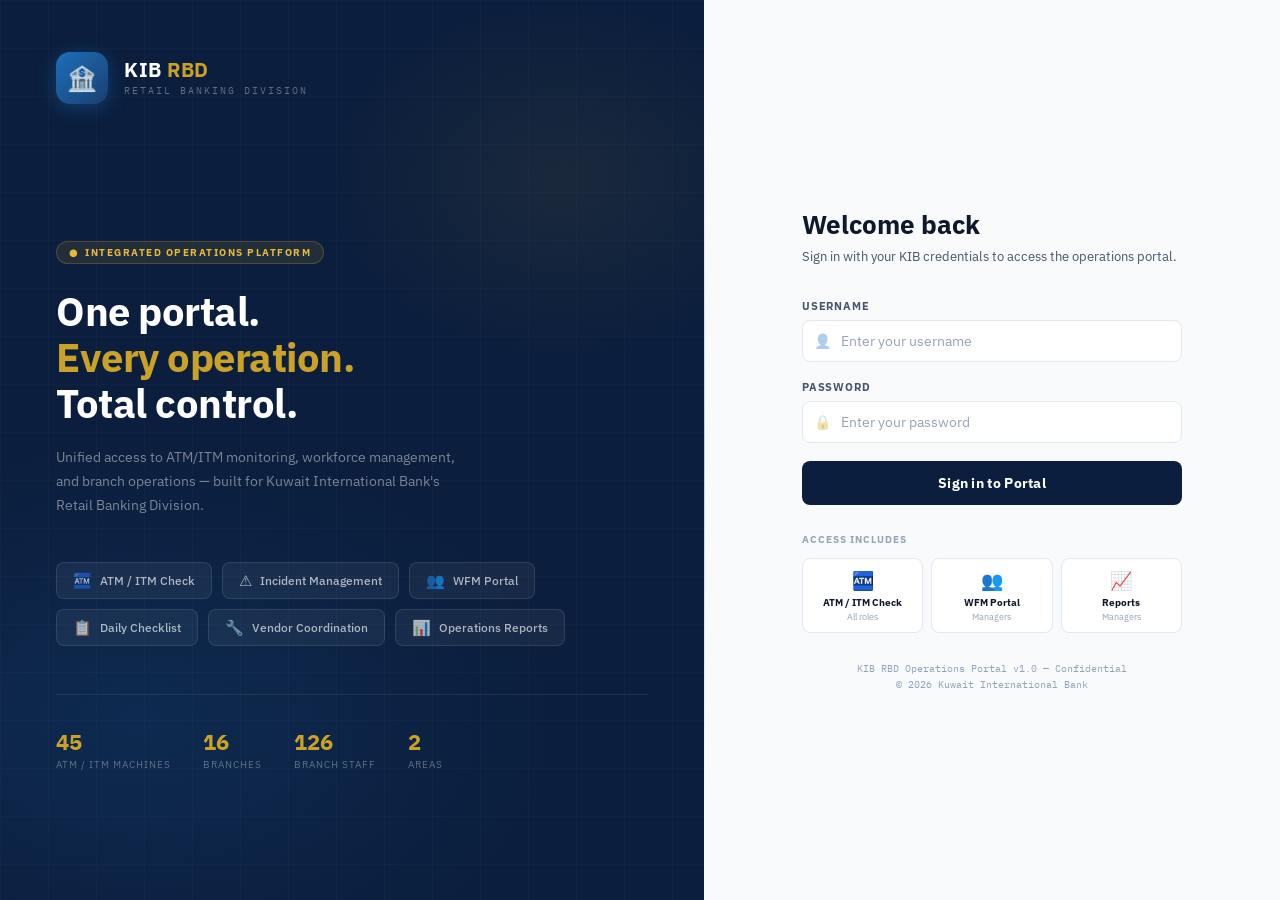
<file: portal/index.html>
<!DOCTYPE html>
<html lang="en">
<head>
  <meta charset="UTF-8" />
  <meta name="viewport" content="width=device-width, initial-scale=1.0" />
  <title>KIB ATM/ITM Operations Portal</title>
  <link rel="preconnect" href="https://fonts.googleapis.com" />
  <link href="https://fonts.googleapis.com/css2?family=IBM+Plex+Sans:wght@400;500;600;700&display=swap" rel="stylesheet" />
  <style>
    * { margin: 0; padding: 0; box-sizing: border-box; }
    body {
      font-family: 'IBM Plex Sans', sans-serif;
      background: #0a1628;
      display: flex;
      align-items: center;
      justify-content: center;
      min-height: 100vh;
      flex-direction: column;
      gap: 24px;
    }
    .logo-block {
      text-align: center;
    }
    .logo-block .brand {
      font-size: 28px;
      font-weight: 700;
      color: #c9a227;
      letter-spacing: 2px;
    }
    .logo-block .sub {
      font-size: 13px;
      color: rgba(255,255,255,0.5);
      margin-top: 4px;
      letter-spacing: 1px;
      text-transform: uppercase;
    }
    .spinner {
      width: 40px;
      height: 40px;
      border: 3px solid rgba(201,162,39,0.2);
      border-top-color: #c9a227;
      border-radius: 50%;
      animation: spin 0.8s linear infinite;
    }
    @keyframes spin { to { transform: rotate(360deg); } }
    .status {
      font-size: 13px;
      color: rgba(255,255,255,0.5);
    }
  </style>
</head>
<body>
  <div class="logo-block">
    <div class="brand">KIB</div>
    <div class="sub">ATM / ITM Operations Portal</div>
  </div>
  <div class="spinner"></div>
  <div class="status" id="statusText">Checking session…</div>

  <script>
    // Check existing session and redirect appropriately
    (function () {
      const SESSION_KEY = 'atm_portal_session';
      const raw = sessionStorage.getItem(SESSION_KEY);

      if (!raw) {
        document.getElementById('statusText').textContent = 'Redirecting to login…';
        setTimeout(() => { window.location.href = 'login.html'; }, 600);
        return;
      }

      try {
        const session = JSON.parse(raw);
        const now = Date.now();
        const EIGHT_HOURS = 8 * 60 * 60 * 1000;

        if (!session.token || !session.loginTime || (now - session.loginTime) > EIGHT_HOURS) {
          sessionStorage.removeItem(SESSION_KEY);
          window.location.href = 'login.html?reason=expired';
          return;
        }

        document.getElementById('statusText').textContent = 'Session found. Redirecting…';

        const roleMap = {
          branch_user: 'branch.html',
          manager:     'manager.html',
          vendor:      'vendor.html'
        };
        const dest = roleMap[session.role] || 'login.html';
        setTimeout(() => { window.location.href = dest; }, 400);

      } catch (e) {
        sessionStorage.removeItem(SESSION_KEY);
        window.location.href = 'login.html';
      }
    })();
  </script>
</body>
</html>
</file>
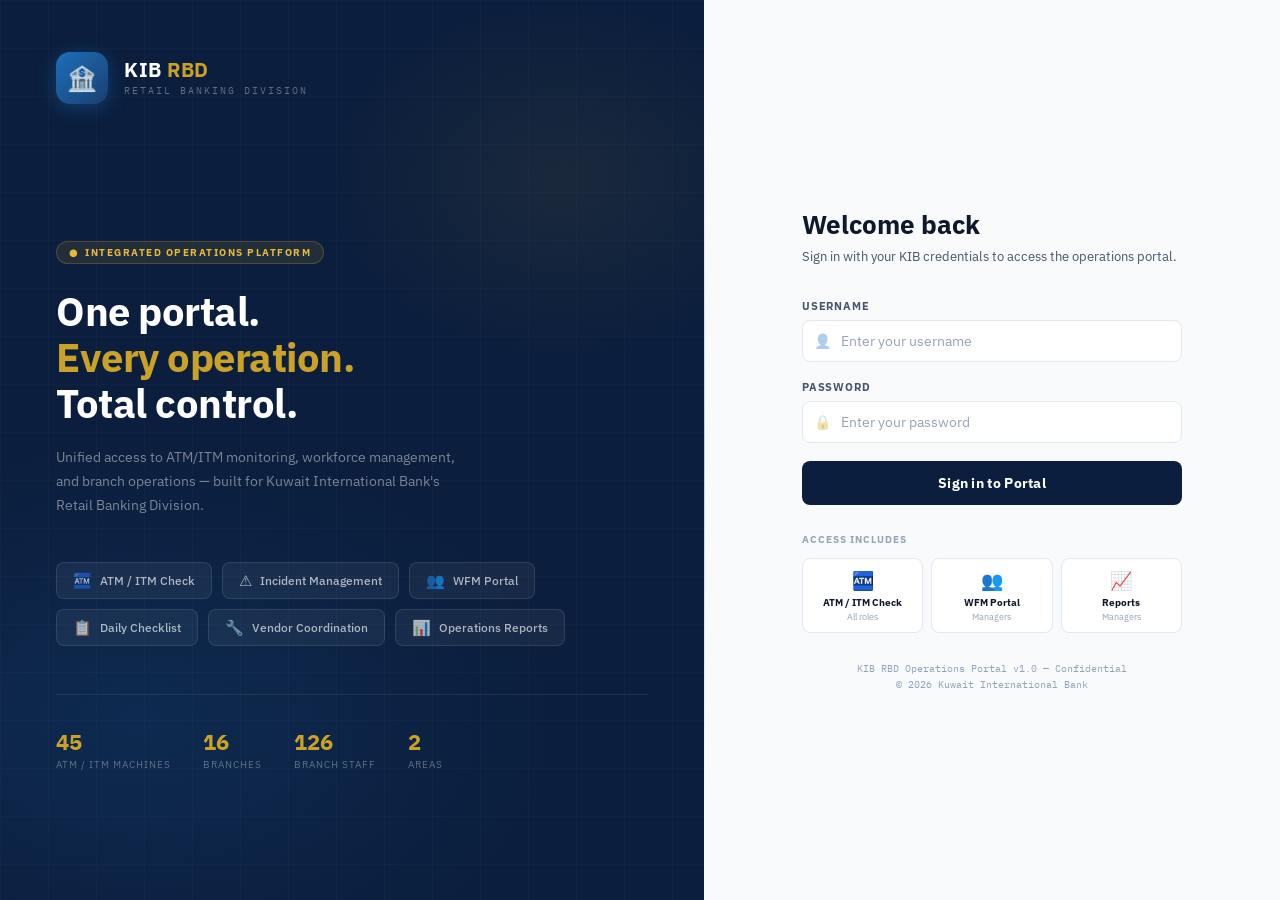
<file: portal/login.html>
<!DOCTYPE html>
<html lang="en">
<head>
  <meta charset="UTF-8">
  <meta name="viewport" content="width=device-width, initial-scale=1.0">
  <title>KIB RBD — Operations Portal</title>
  <link rel="preconnect" href="https://fonts.googleapis.com">
  <link href="https://fonts.googleapis.com/css2?family=IBM+Plex+Sans:wght@300;400;500;600;700&family=IBM+Plex+Mono:wght@400;500&display=swap" rel="stylesheet">
  <style>
    *,*::before,*::after{box-sizing:border-box;margin:0;padding:0}
    :root{
      --navy:#0B1E3D;--navy-mid:#14305A;--navy-lt:#1A3F70;
      --accent:#1D6FBB;--gold:#C9A227;--gold-lt:#E5B93C;
      --green:#16a34a;--border:#e2e8f0;
      --text:#0f172a;--text-sec:#475569;--text-mut:#94a3b8;
      --red:#dc2626;--font:'IBM Plex Sans',system-ui,sans-serif;
      --mono:'IBM Plex Mono',monospace;
    }
    body{font-family:var(--font);min-height:100vh;display:flex;align-items:stretch;background:var(--navy)}

    /* ── LEFT PANEL ── */
    .left-panel{width:55%;background:var(--navy);position:relative;display:flex;flex-direction:column;overflow:hidden}
    .left-panel::before{content:'';position:absolute;inset:0;background:radial-gradient(ellipse 600px 400px at 20% 80%,rgba(29,111,187,0.15) 0%,transparent 70%),radial-gradient(ellipse 400px 300px at 80% 20%,rgba(201,162,39,0.08) 0%,transparent 60%)}
    .left-panel::after{content:'';position:absolute;inset:0;background-image:linear-gradient(rgba(255,255,255,0.02) 1px,transparent 1px),linear-gradient(90deg,rgba(255,255,255,0.02) 1px,transparent 1px);background-size:48px 48px}
    .left-content{position:relative;z-index:2;padding:52px 56px;display:flex;flex-direction:column;height:100%}

    .kib-header{display:flex;align-items:center;gap:16px;margin-bottom:60px}
    .kib-logo-box{width:52px;height:52px;background:linear-gradient(135deg,var(--accent),var(--navy-lt));border-radius:14px;display:flex;align-items:center;justify-content:center;font-size:24px;box-shadow:0 4px 20px rgba(29,111,187,0.4);flex-shrink:0}
    .kib-title{font-size:20px;font-weight:700;color:#fff;letter-spacing:0.5px;line-height:1.1}
    .kib-title span{color:var(--gold)}
    .kib-subtitle{font-size:10px;color:rgba(255,255,255,0.35);font-family:var(--mono);text-transform:uppercase;letter-spacing:2px;margin-top:3px}

    .hero-area{flex:1;display:flex;flex-direction:column;justify-content:center}
    .hero-tag{display:inline-flex;align-items:center;gap:6px;padding:4px 12px;background:rgba(201,162,39,0.12);border:1px solid rgba(201,162,39,0.25);border-radius:20px;font-size:10px;font-weight:700;color:var(--gold-lt);text-transform:uppercase;letter-spacing:1.5px;margin-bottom:24px;width:fit-content}
    .hero-headline{font-size:40px;font-weight:700;color:#fff;line-height:1.15;margin-bottom:20px;letter-spacing:-0.5px}
    .hero-headline .gold{color:var(--gold)}
    .hero-desc{font-size:14px;color:rgba(255,255,255,0.45);line-height:1.7;max-width:420px;margin-bottom:44px}

    .module-pills{display:flex;flex-wrap:wrap;gap:10px;margin-bottom:48px}
    .module-pill{display:flex;align-items:center;gap:8px;padding:8px 16px;background:rgba(255,255,255,0.05);border:1px solid rgba(255,255,255,0.1);border-radius:8px;font-size:12px;font-weight:500;color:rgba(255,255,255,0.65);transition:all 0.2s}
    .module-pill:hover{background:rgba(29,111,187,0.15);border-color:rgba(29,111,187,0.4);color:#fff}
    .module-pill-icon{font-size:15px}

    .stats-strip{display:flex;gap:32px;padding-top:32px;border-top:1px solid rgba(255,255,255,0.08)}
    .stat-num{font-size:22px;font-weight:700;color:var(--gold);font-family:var(--mono)}
    .stat-label{font-size:10px;color:rgba(255,255,255,0.35);text-transform:uppercase;letter-spacing:1px;margin-top:2px}

    /* ── RIGHT PANEL ── */
    .right-panel{width:45%;background:#f8fafc;display:flex;align-items:center;justify-content:center;padding:48px 40px;position:relative}
    .right-panel::before{content:'';position:absolute;left:0;top:10%;bottom:10%;width:1px;background:linear-gradient(to bottom,transparent,rgba(29,111,187,0.3),transparent)}
    .login-box{width:100%;max-width:380px}

    .login-welcome{margin-bottom:32px}
    .login-welcome h2{font-size:26px;font-weight:700;color:var(--text);margin-bottom:6px}
    .login-welcome p{font-size:13px;color:var(--text-sec);line-height:1.5}

    .form-field{margin-bottom:18px}
    .form-field label{display:block;font-size:11px;font-weight:700;text-transform:uppercase;letter-spacing:0.8px;color:var(--text-sec);margin-bottom:7px}
    .input-wrap{position:relative}
    .input-icon{position:absolute;left:12px;top:50%;transform:translateY(-50%);font-size:14px;opacity:0.35}
    .form-field input{width:100%;padding:11px 14px 11px 38px;border:1.5px solid var(--border);border-radius:8px;font-size:14px;font-family:var(--font);color:var(--text);outline:none;background:#fff;transition:all 0.15s}
    .form-field input:focus{border-color:var(--accent);box-shadow:0 0 0 3px rgba(29,111,187,0.1)}
    .form-field input::placeholder{color:var(--text-mut)}

    .error-msg{background:#fef2f2;border:1px solid #fca5a5;color:#991b1b;border-radius:8px;padding:10px 14px;font-size:12px;margin-bottom:18px;display:none;align-items:center;gap:8px}
    .error-msg.visible{display:flex}
    .session-notice{background:#fffbeb;border:1px solid #fcd34d;color:#92400e;border-radius:8px;padding:10px 14px;font-size:12px;margin-bottom:18px;display:none}
    .session-notice.visible{display:block}

    .submit-btn{width:100%;padding:13px;background:var(--navy);color:#fff;border:none;border-radius:8px;font-size:14px;font-weight:700;font-family:var(--font);cursor:pointer;transition:all 0.15s;display:flex;align-items:center;justify-content:center;gap:8px;letter-spacing:0.3px;margin-top:4px}
    .submit-btn:hover{background:var(--navy-mid);transform:translateY(-1px);box-shadow:0 4px 16px rgba(11,30,61,0.3)}
    .submit-btn:disabled{opacity:0.5;cursor:not-allowed;transform:none;box-shadow:none}
    .spinner-sm{width:14px;height:14px;border:2px solid rgba(255,255,255,0.3);border-top-color:#fff;border-radius:50%;animation:spin 0.7s linear infinite}
    @keyframes spin{to{transform:rotate(360deg)}}

    .portals-label{font-size:10px;font-weight:700;text-transform:uppercase;letter-spacing:1px;color:var(--text-mut);margin-top:28px;margin-bottom:12px}
    .portal-cards{display:grid;grid-template-columns:1fr 1fr 1fr;gap:8px}
    .portal-card{padding:10px 8px;border:1px solid var(--border);border-radius:8px;text-align:center;background:#fff;transition:all 0.15s}
    .portal-card:hover{border-color:var(--accent);background:#eff6ff}
    .portal-card-icon{font-size:18px;margin-bottom:4px}
    .portal-card-name{font-size:10px;font-weight:700;color:var(--text);line-height:1.3}
    .portal-card-role{font-size:9px;color:var(--text-mut);margin-top:2px}

    .login-footer{margin-top:28px;font-size:10px;color:var(--text-mut);text-align:center;font-family:var(--mono);line-height:1.6}

    @media(max-width:900px){
      body{flex-direction:column}
      .left-panel{width:100%;min-height:auto}
      .left-content{padding:32px 28px}
      .hero-headline{font-size:28px}
      .kib-header{margin-bottom:32px}
      .stats-strip{display:none}
      .right-panel{width:100%;background:#fff;border-radius:20px 20px 0 0;padding:36px 28px 40px}
      .right-panel::before{display:none}
    }
    @media(max-width:480px){.portal-cards{grid-template-columns:1fr 1fr}}
  </style>
</head>
<body>

  <!-- LEFT PANEL -->
  <div class="left-panel">
    <div class="left-content">
      <div class="kib-header">
        <div class="kib-logo-box">🏦</div>
        <div>
          <div class="kib-title">KIB <span>RBD</span></div>
          <div class="kib-subtitle">Retail Banking Division</div>
        </div>
      </div>

      <div class="hero-area">
        <div class="hero-tag"><span>●</span> Integrated Operations Platform</div>

        <div class="hero-headline">
          One portal.<br>
          <span class="gold">Every operation.</span><br>
          Total control.
        </div>

        <div class="hero-desc">
          Unified access to ATM/ITM monitoring, workforce management, and branch operations — built for Kuwait International Bank's Retail Banking Division.
        </div>

        <div class="module-pills">
          <div class="module-pill"><span class="module-pill-icon">🏧</span>ATM / ITM Check</div>
          <div class="module-pill"><span class="module-pill-icon">⚠️</span>Incident Management</div>
          <div class="module-pill"><span class="module-pill-icon">👥</span>WFM Portal</div>
          <div class="module-pill"><span class="module-pill-icon">📋</span>Daily Checklist</div>
          <div class="module-pill"><span class="module-pill-icon">🔧</span>Vendor Coordination</div>
          <div class="module-pill"><span class="module-pill-icon">📊</span>Operations Reports</div>
        </div>

        <div class="stats-strip">
          <div><div class="stat-num">45</div><div class="stat-label">ATM / ITM Machines</div></div>
          <div><div class="stat-num">16</div><div class="stat-label">Branches</div></div>
          <div><div class="stat-num">126</div><div class="stat-label">Branch Staff</div></div>
          <div><div class="stat-num">2</div><div class="stat-label">Areas</div></div>
        </div>
      </div>
    </div>
  </div>

  <!-- RIGHT PANEL -->
  <div class="right-panel">
    <div class="login-box">
      <div class="login-welcome">
        <h2>Welcome back</h2>
        <p>Sign in with your KIB credentials to access the operations portal.</p>
      </div>

      <div class="session-notice" id="session-notice"></div>
      <div class="error-msg" id="error-msg"><span>⚠</span><span id="error-text">Invalid username or password.</span></div>

      <div class="form-field">
        <label for="username">Username</label>
        <div class="input-wrap">
          <span class="input-icon">👤</span>
          <input type="text" id="username" name="username" placeholder="Enter your username" autocomplete="username" />
        </div>
      </div>

      <div class="form-field">
        <label for="password">Password</label>
        <div class="input-wrap">
          <span class="input-icon">🔒</span>
          <input type="password" id="password" name="password" placeholder="Enter your password" autocomplete="current-password" />
        </div>
      </div>

      <button class="submit-btn" id="login-btn" onclick="handleLogin()">
        Sign in to Portal
      </button>

      <div class="portals-label">Access includes</div>
      <div class="portal-cards">
        <div class="portal-card">
          <div class="portal-card-icon">🏧</div>
          <div class="portal-card-name">ATM / ITM Check</div>
          <div class="portal-card-role">All roles</div>
        </div>
        <div class="portal-card">
          <div class="portal-card-icon">👥</div>
          <div class="portal-card-name">WFM Portal</div>
          <div class="portal-card-role">Managers</div>
        </div>
        <div class="portal-card">
          <div class="portal-card-icon">📈</div>
          <div class="portal-card-name">Reports</div>
          <div class="portal-card-role">Managers</div>
        </div>
      </div>

      <div class="login-footer">
        KIB RBD Operations Portal v1.0 — Confidential<br>
        © 2026 Kuwait International Bank
      </div>
    </div>
  </div>

  <script src="js/config.js"></script>
  <script src="js/auth.js"></script>
  <script src="js/api.js"></script>
  <script src="js/login.js"></script>
</body>
</html>
</file>
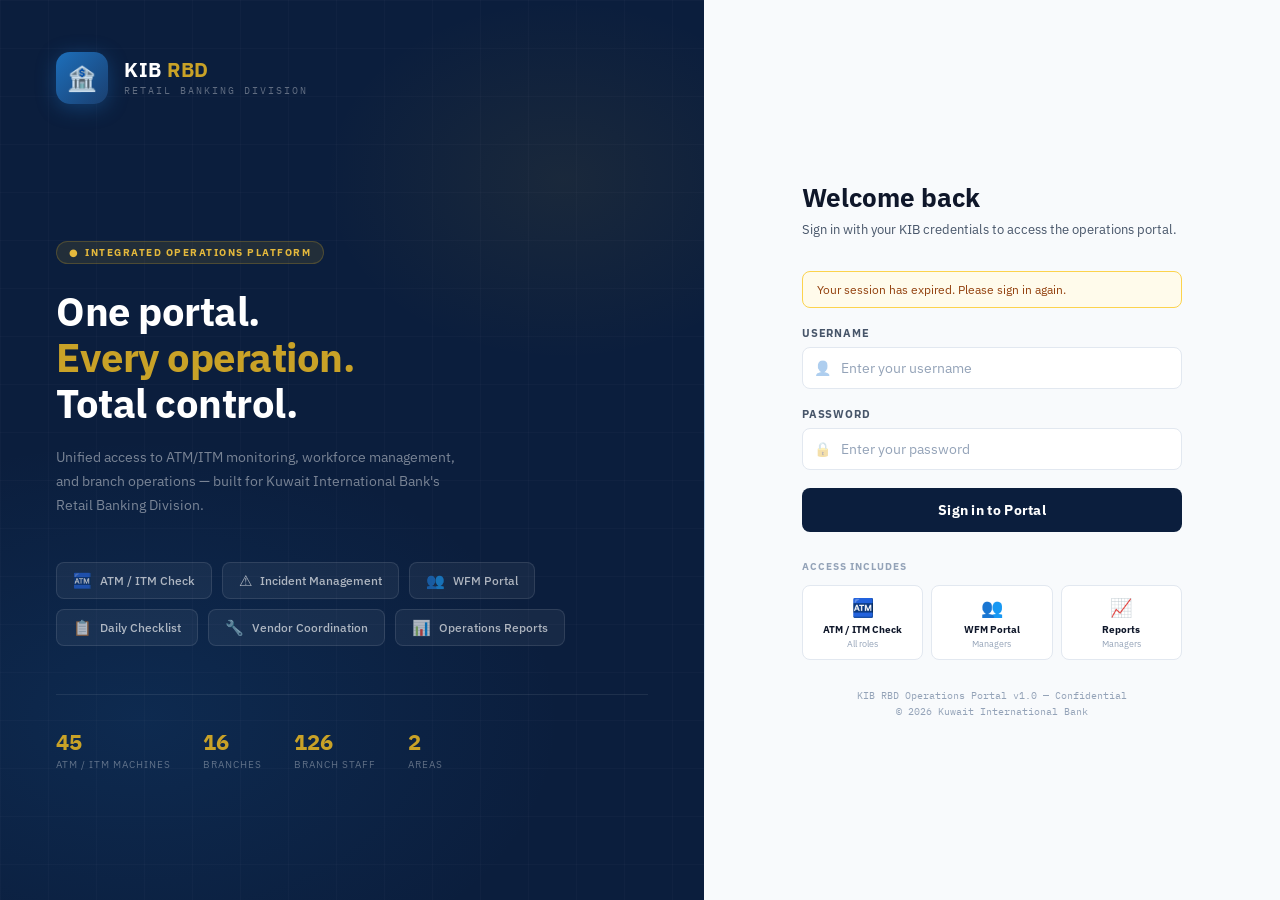
<file: portal/vendor.html>
<!DOCTYPE html>
<html lang="en">
<head>
  <meta charset="UTF-8">
  <meta name="viewport" content="width=device-width, initial-scale=1.0">
  <title>ATM/ITM Portal — Vendor</title>
  <link href="https://fonts.googleapis.com/css2?family=IBM+Plex+Sans:wght@300;400;500;600;700&family=IBM+Plex+Mono:wght@400;500&display=swap" rel="stylesheet">
  <link rel="stylesheet" href="css/styles.css">
  <link rel="stylesheet" href="css/forms.css">
</head>
<body>
  <!-- Mobile menu toggle -->
  <button class="mobile-menu-btn" onclick="toggleMobileSidebar()" id="mobile-menu-btn">☰</button>
  <div class="sidebar-overlay" id="sidebar-overlay" onclick="closeMobileSidebar()"></div>
<div class="layout">

  <aside class="sidebar">
    <div class="sidebar-logo">
      <div class="logo-title">🏧 ATM/ITM Portal</div>
      <div class="logo-sub">Vendor Portal</div>
    </div>
    <nav class="sidebar-nav">
      <div class="nav-section">My Incidents</div>
      <a href="vendor.html" class="nav-item active">
        <span class="nav-icon">⚠️</span> Assigned Incidents
      </a>
      <a href="vendor.html?filter=resolved" class="nav-item">
        <span class="nav-icon">✓</span> Resolved
      </a>
    </nav>
    <div class="sidebar-footer">
      <div id="nav-user"></div>
      <button id="logout-btn">Sign Out</button>
    </div>
  </aside>

  <div class="main-content">
    <div class="page-header">
      <h1>My Assigned Incidents</h1>
      <div class="page-meta" id="vendor-name-display"></div>
    </div>

    <div class="page-body">

      <!-- Filters -->
      <div class="filters-bar mb-5">
        <div class="filter-group">
          <div class="filter-label">Status</div>
          <select class="filter-control" id="vendor-filter-status" onchange="filterIncidents()">
            <option value="">All Active</option>
            <option value="Assigned">Assigned</option>
            <option value="In Progress">In Progress</option>
            <option value="Pending">Pending</option>
            <option value="Resolved">Resolved</option>
          </select>
        </div>
        <div class="filter-group">
          <div class="filter-label">Severity</div>
          <select class="filter-control" id="vendor-filter-severity" onchange="filterIncidents()">
            <option value="">All</option>
            <option value="Critical">Critical</option>
            <option value="High">High</option>
            <option value="Medium">Medium</option>
            <option value="Low">Low</option>
          </select>
        </div>
      </div>

      <div class="grid-2" id="vendor-layout" style="align-items:start">

        <!-- Left: Incident List -->
        <div>
          <div class="section-header">
            <div class="section-title">Incidents <span class="section-badge" id="incident-count-badge">0</span></div>
          </div>
          <div id="vendor-incident-list">
            <div class="section-loader"><div class="spinner"></div></div>
          </div>
        </div>

        <!-- Right: Detail + Action Panel -->
        <div id="vendor-detail-panel" style="display:none">
          <div class="card">
            <div class="card-header">
              <div class="card-title" id="detail-incident-id">—</div>
              <div id="detail-status-badge"></div>
            </div>
            <div class="card-body">

              <!-- Machine Info -->
              <div class="machine-info-strip mb-4" style="margin-top:0">
                <div class="machine-info-item">
                  <span class="machine-info-label">Machine</span>
                  <span class="machine-info-value" id="detail-machine-name">—</span>
                </div>
                <div class="machine-info-item">
                  <span class="machine-info-label">Terminal ID</span>
                  <span class="machine-info-value" id="detail-terminal-id">—</span>
                </div>
                <div class="machine-info-item">
                  <span class="machine-info-label">Branch</span>
                  <span class="machine-info-value" id="detail-branch">—</span>
                </div>
                <div class="machine-info-item">
                  <span class="machine-info-label">Severity</span>
                  <span id="detail-severity">—</span>
                </div>
              </div>

              <!-- Failed Checklist Items -->
              <div class="mb-4">
                <div class="text-muted text-sm" style="font-weight:600; margin-bottom:8px; text-transform:uppercase; letter-spacing:0.5px">Failed Checklist Items</div>
                <div id="detail-failed-items"></div>
              </div>

              <!-- General Comments from Branch -->
              <div class="mb-4">
                <div class="text-muted text-sm" style="font-weight:600; margin-bottom:4px">Branch Comments</div>
                <p id="detail-branch-comments" class="text-sm" style="background:var(--surface-2); padding:10px; border-radius:var(--radius); border:1px solid var(--border)">—</p>
              </div>

              <!-- Images -->
              <div class="mb-4">
                <div class="text-muted text-sm" style="font-weight:600; margin-bottom:8px">Attached Images</div>
                <div class="image-grid" id="detail-images">
                  <p class="text-muted text-sm">No images</p>
                </div>
              </div>

              <div class="divider"></div>

              <!-- Vendor Action Form -->
              <div class="vendor-action-panel">
                <h3>Update This Incident</h3>

                <div class="form-group">
                  <label class="form-label required">New Status</label>
                  <select class="form-control" id="action-status">
                    <option value="">— Select Status —</option>
                    <option value="In Progress">In Progress</option>
                    <option value="Pending">Pending — Awaiting Parts</option>
                    <option value="Resolved">Resolved</option>
                  </select>
                </div>

                <div class="form-group">
                  <label class="form-label required">Vendor Notes / Action Taken</label>
                  <textarea class="form-control" id="action-notes" rows="3" placeholder="Describe the action taken, findings, or reason for status change..."></textarea>
                </div>

                <div class="form-group">
                  <label class="form-label">Vendor Reference / Job Number</label>
                  <input type="text" class="form-control" id="action-reference" placeholder="e.g., JOB-2024-001 or ticket number">
                </div>

                <div class="form-group">
                  <label class="form-label">Upload Proof / Repair Image</label>
                  <div class="image-upload-zone" id="proof-upload-zone" style="padding:16px">
                    <input type="file" id="proof-image-file" accept="image/*" onchange="handleProofImage(event)">
                    <div class="upload-text">Click to upload repair proof</div>
                    <div class="upload-hint">Single image, max 5MB</div>
                  </div>
                  <div id="proof-preview" class="mt-2"></div>
                </div>

                <button class="btn btn-primary btn-full" id="vendor-submit-btn" onclick="submitVendorUpdate()">
                  Save Update
                </button>

                <div class="alert alert-success mt-2 hidden" id="vendor-success-alert">
                  ✓ Update saved successfully.
                </div>
              </div>

            </div>
          </div>

          <!-- Timeline -->
          <div class="card mt-4">
            <div class="card-header"><div class="card-title">Incident Timeline</div></div>
            <div class="card-body">
              <div class="timeline" id="detail-timeline">
                <p class="text-muted text-sm">No activity yet.</p>
              </div>
            </div>
          </div>
        </div>

        <!-- Empty right panel prompt -->
        <div id="vendor-select-prompt" style="display:flex; align-items:center; justify-content:center; height:300px; color:var(--text-muted); font-size:13px; border:2px dashed var(--border); border-radius:var(--radius-lg)">
          ← Select an incident to view details
        </div>

      </div><!-- /grid-2 -->
    </div><!-- /page-body -->
  </div>
</div>

<script src="js/config.js"></script>
<script src="js/auth.js"></script>
<script src="js/api.js"></script>
<script src="js/common.js"></script>
<script src="js/vendor.js"></script>
</body>
</html>
</file>
<file: portal/css/styles.css>
/* =========================================================
   ATM/ITM Operations Portal — Core Styles
   Design system: refined industrial banking ops aesthetic
   Fonts: IBM Plex Sans + IBM Plex Mono
   ========================================================= */

@import url('https://fonts.googleapis.com/css2?family=IBM+Plex+Sans:wght@300;400;500;600;700&family=IBM+Plex+Mono:wght@400;500&display=swap');

/* ─── CSS Variables ────────────────────────────────────── */
:root {
  /* Brand */
  --brand-navy:        #0B1E3D;
  --brand-navy-mid:    #14305A;
  --brand-navy-light:  #1A3F70;
  --brand-gold:        #B8860B;
  --brand-accent:      #1D6FBB;

  /* Status */
  --status-green:      #16a34a;
  --status-green-bg:   #f0fdf4;
  --status-green-bdr:  #86efac;
  --status-amber:      #d97706;
  --status-amber-bg:   #fffbeb;
  --status-amber-bdr:  #fcd34d;
  --status-red:        #dc2626;
  --status-red-bg:     #fef2f2;
  --status-red-bdr:    #fca5a5;
  --status-grey:       #6b7280;
  --status-grey-bg:    #f9fafb;
  --status-grey-bdr:   #d1d5db;

  /* Neutrals */
  --white:             #ffffff;
  --off-white:         #f8fafc;
  --border:            #e2e8f0;
  --border-mid:        #cbd5e1;
  --text-primary:      #0f172a;
  --text-secondary:    #475569;
  --text-muted:        #94a3b8;
  --surface:           #ffffff;
  --surface-2:         #f8fafc;

  /* Typography */
  --font-sans:         'IBM Plex Sans', system-ui, -apple-system, sans-serif;
  --font-mono:         'IBM Plex Mono', 'Courier New', monospace;

  /* Spacing */
  --space-1: 4px;
  --space-2: 8px;
  --space-3: 12px;
  --space-4: 16px;
  --space-5: 20px;
  --space-6: 24px;
  --space-8: 32px;
  --space-10: 40px;

  /* Radius */
  --radius-sm: 4px;
  --radius:    6px;
  --radius-lg: 10px;

  /* Shadow */
  --shadow-sm:  0 1px 2px rgba(0,0,0,0.05);
  --shadow:     0 1px 3px rgba(0,0,0,0.07), 0 2px 8px rgba(0,0,0,0.05);
  --shadow-md:  0 4px 12px rgba(0,0,0,0.08), 0 2px 4px rgba(0,0,0,0.04);
  --shadow-lg:  0 10px 28px rgba(0,0,0,0.10), 0 4px 10px rgba(0,0,0,0.06);

  /* Nav */
  --nav-width:  240px;
  --nav-bg:     var(--brand-navy);
  --top-bar-h:  56px;
}

/* ─── Reset & Base ──────────────────────────────────────── */
*, *::before, *::after { box-sizing: border-box; margin: 0; padding: 0; }

html { font-size: 14px; -webkit-text-size-adjust: 100%; }

body {
  font-family: var(--font-sans);
  font-size: 14px;
  line-height: 1.5;
  color: var(--text-primary);
  background: var(--off-white);
  min-height: 100vh;
  -webkit-font-smoothing: antialiased;
}

a { color: var(--brand-accent); text-decoration: none; }
a:hover { text-decoration: underline; }

input, select, textarea, button { font-family: inherit; font-size: inherit; }

/* ─── Layout Shell ──────────────────────────────────────── */
.layout { display: flex; min-height: 100vh; }

/* ─── Sidebar Navigation ─────────────────────────────────── */
.sidebar {
  width: var(--nav-width);
  background: var(--nav-bg);
  display: flex;
  flex-direction: column;
  position: fixed;
  top: 0; left: 0; bottom: 0;
  z-index: 100;
  overflow-y: auto;
}

.sidebar-logo {
  padding: var(--space-5) var(--space-6);
  border-bottom: 1px solid rgba(255,255,255,0.08);
  display: flex;
  flex-direction: column;
  gap: 2px;
}

.sidebar-logo .logo-title {
  font-size: 15px;
  font-weight: 700;
  color: #fff;
  letter-spacing: 0.3px;
}

.sidebar-logo .logo-sub {
  font-size: 10px;
  color: rgba(255,255,255,0.45);
  text-transform: uppercase;
  letter-spacing: 1.2px;
}

.sidebar-nav { flex: 1; padding: var(--space-4) 0; }

.nav-section {
  padding: var(--space-3) var(--space-6) var(--space-1);
  font-size: 10px;
  text-transform: uppercase;
  letter-spacing: 1.5px;
  color: rgba(255,255,255,0.3);
  font-weight: 600;
}

.nav-item {
  display: flex;
  align-items: center;
  gap: var(--space-3);
  padding: 9px var(--space-6);
  color: rgba(255,255,255,0.65);
  font-size: 13px;
  font-weight: 400;
  cursor: pointer;
  transition: all 0.15s ease;
  text-decoration: none;
  border-left: 3px solid transparent;
}

.nav-item:hover {
  background: rgba(255,255,255,0.07);
  color: rgba(255,255,255,0.9);
  text-decoration: none;
}

.nav-item.active {
  background: rgba(255,255,255,0.1);
  color: #fff;
  border-left-color: var(--brand-gold);
  font-weight: 500;
}

.nav-item .nav-icon {
  font-size: 16px;
  width: 20px;
  text-align: center;
  flex-shrink: 0;
}

.sidebar-footer {
  padding: var(--space-4) var(--space-6);
  border-top: 1px solid rgba(255,255,255,0.08);
}

#nav-user {
  display: flex;
  flex-direction: column;
  gap: 1px;
  margin-bottom: var(--space-3);
}

.nav-user-name {
  font-size: 12px;
  font-weight: 600;
  color: rgba(255,255,255,0.85);
}

.nav-user-role {
  font-size: 10px;
  color: rgba(255,255,255,0.35);
  font-family: var(--font-mono);
  letter-spacing: 0.5px;
}

#logout-btn {
  width: 100%;
  padding: 7px var(--space-4);
  background: rgba(255,255,255,0.08);
  border: 1px solid rgba(255,255,255,0.1);
  color: rgba(255,255,255,0.55);
  border-radius: var(--radius-sm);
  font-size: 12px;
  cursor: pointer;
  transition: all 0.15s;
}

#logout-btn:hover {
  background: rgba(255,255,255,0.15);
  color: rgba(255,255,255,0.85);
}

/* ─── Main Content ───────────────────────────────────────── */
.main-content {
  margin-left: var(--nav-width);
  flex: 1;
  display: flex;
  flex-direction: column;
  min-height: 100vh;
}

.page-header {
  background: var(--white);
  border-bottom: 1px solid var(--border);
  padding: var(--space-5) var(--space-8);
  position: sticky;
  top: 0;
  z-index: 50;
  display: flex;
  align-items: center;
  justify-content: space-between;
}

.page-header h1 {
  font-size: 18px;
  font-weight: 600;
  color: var(--brand-navy);
}

.page-header .page-meta {
  font-size: 12px;
  color: var(--text-muted);
  font-family: var(--font-mono);
}

.page-body { padding: var(--space-6) var(--space-8); flex: 1; }

/* ─── Cards ──────────────────────────────────────────────── */
.card {
  background: var(--white);
  border: 1px solid var(--border);
  border-radius: var(--radius-lg);
  box-shadow: var(--shadow-sm);
  margin-bottom: var(--space-5);
}

.card-header {
  padding: var(--space-4) var(--space-6);
  border-bottom: 1px solid var(--border);
  display: flex;
  align-items: center;
  justify-content: space-between;
  gap: var(--space-4);
}

.card-title {
  font-size: 14px;
  font-weight: 600;
  color: var(--text-primary);
  display: flex;
  align-items: center;
  gap: var(--space-2);
}

.card-body { padding: var(--space-5) var(--space-6); }
.card-body-tight { padding: var(--space-3) var(--space-4); }

/* ─── KPI Cards ──────────────────────────────────────────── */
.kpi-grid {
  display: grid;
  grid-template-columns: repeat(auto-fit, minmax(160px, 1fr));
  gap: var(--space-4);
  margin-bottom: var(--space-6);
}

.kpi-card {
  background: var(--white);
  border: 1px solid var(--border);
  border-radius: var(--radius-lg);
  padding: var(--space-5);
  display: flex;
  align-items: center;
  gap: var(--space-4);
  box-shadow: var(--shadow-sm);
}

.kpi-card.kpi-red   { border-left: 4px solid var(--status-red);   }
.kpi-card.kpi-amber { border-left: 4px solid var(--status-amber); }
.kpi-card.kpi-green { border-left: 4px solid var(--status-green); }
.kpi-card.kpi-grey  { border-left: 4px solid var(--status-grey);  }
.kpi-card.kpi-blue  { border-left: 4px solid var(--brand-accent); }

.kpi-icon { font-size: 24px; }

.kpi-value {
  font-size: 26px;
  font-weight: 700;
  color: var(--text-primary);
  line-height: 1;
  font-variant-numeric: tabular-nums;
}

.kpi-label {
  font-size: 11px;
  color: var(--text-muted);
  text-transform: uppercase;
  letter-spacing: 0.7px;
  font-weight: 500;
  margin-top: 2px;
}

.kpi-sub {
  font-size: 11px;
  color: var(--text-secondary);
  margin-top: 3px;
}

/* ─── Status Badges ──────────────────────────────────────── */
.status-badge, .incident-badge, .severity-badge {
  display: inline-flex;
  align-items: center;
  padding: 2px 8px;
  border-radius: 100px;
  font-size: 11px;
  font-weight: 600;
  letter-spacing: 0.3px;
  border: 1px solid transparent;
  white-space: nowrap;
}

.status-badge { border-width: 1px; }

/* ─── Machine Status Tiles ───────────────────────────────── */
.machine-grid {
  display: grid;
  grid-template-columns: repeat(auto-fill, minmax(200px, 1fr));
  gap: var(--space-4);
}

.machine-tile {
  background: var(--white);
  border: 1.5px solid var(--border);
  border-radius: var(--radius-lg);
  padding: var(--space-4) var(--space-5);
  cursor: pointer;
  transition: all 0.15s ease;
  position: relative;
  overflow: hidden;
}

.machine-tile:hover {
  box-shadow: var(--shadow-md);
  transform: translateY(-1px);
}

.machine-tile::before {
  content: '';
  position: absolute;
  top: 0; left: 0; right: 0;
  height: 3px;
}

.machine-tile.tile-green  { border-color: var(--status-green-bdr); }
.machine-tile.tile-green::before  { background: var(--status-green); }
.machine-tile.tile-amber  { border-color: var(--status-amber-bdr); }
.machine-tile.tile-amber::before  { background: var(--status-amber); }
.machine-tile.tile-red    { border-color: var(--status-red-bdr); }
.machine-tile.tile-red::before    { background: var(--status-red); }
.machine-tile.tile-grey   { border-color: var(--status-grey-bdr); }
.machine-tile.tile-grey::before   { background: var(--status-grey); }

.machine-tile .tile-id {
  font-family: var(--font-mono);
  font-size: 11px;
  color: var(--text-muted);
  font-weight: 500;
  margin-bottom: 3px;
}

.machine-tile .tile-name {
  font-size: 13px;
  font-weight: 600;
  color: var(--text-primary);
  margin-bottom: 2px;
}

.machine-tile .tile-branch {
  font-size: 11px;
  color: var(--text-secondary);
  margin-bottom: var(--space-3);
}

.machine-tile .tile-status { margin-bottom: var(--space-2); }

.machine-tile .tile-meta {
  font-size: 11px;
  color: var(--text-muted);
  display: flex;
  justify-content: space-between;
  margin-top: var(--space-2);
}

/* ─── Data Table ─────────────────────────────────────────── */
.table-wrapper {
  overflow-x: auto;
  border-radius: var(--radius);
  border: 1px solid var(--border);
}

.data-table {
  width: 100%;
  border-collapse: collapse;
  font-size: 13px;
}

.data-table thead {
  background: var(--surface-2);
  position: sticky;
  top: 0;
}

.data-table th {
  padding: 10px 14px;
  text-align: left;
  font-size: 11px;
  font-weight: 600;
  color: var(--text-secondary);
  text-transform: uppercase;
  letter-spacing: 0.5px;
  border-bottom: 1px solid var(--border);
  white-space: nowrap;
}

.data-table td {
  padding: 10px 14px;
  border-bottom: 1px solid var(--border);
  color: var(--text-primary);
  vertical-align: middle;
}

.data-table tbody tr:last-child td { border-bottom: none; }

.data-table tbody tr:hover { background: var(--off-white); }

.data-table .mono { font-family: var(--font-mono); font-size: 12px; }

.data-table .col-tight { width: 1px; white-space: nowrap; }

/* Aging highlights in table */
.aging-critical td { background: #fef2f2 !important; }
.aging-warning td  { background: #fffbeb !important; }

/* ─── Forms ──────────────────────────────────────────────── */
.form-group {
  margin-bottom: var(--space-4);
}

.form-label {
  display: block;
  font-size: 12px;
  font-weight: 600;
  color: var(--text-secondary);
  margin-bottom: var(--space-2);
  text-transform: uppercase;
  letter-spacing: 0.5px;
}

.form-label.required::after {
  content: ' *';
  color: var(--status-red);
}

.form-control {
  width: 100%;
  padding: 8px 12px;
  background: var(--white);
  border: 1px solid var(--border-mid);
  border-radius: var(--radius);
  font-size: 13px;
  color: var(--text-primary);
  transition: border-color 0.15s;
  outline: none;
}

.form-control:focus {
  border-color: var(--brand-accent);
  box-shadow: 0 0 0 3px rgba(29,111,187,0.1);
}

.form-control.is-error { border-color: var(--status-red); }
.form-error { font-size: 11px; color: var(--status-red); margin-top: 4px; }

select.form-control { appearance: none; background-image: url("data:image/svg+xml,%3Csvg xmlns='http://www.w3.org/2000/svg' width='12' height='12' viewBox='0 0 12 12'%3E%3Cpath fill='%236b7280' d='M6 8L1 3h10z'/%3E%3C/svg%3E"); background-repeat: no-repeat; background-position: right 10px center; padding-right: 30px; }

textarea.form-control { resize: vertical; min-height: 80px; }

/* ─── Buttons ─────────────────────────────────────────────── */
.btn {
  display: inline-flex;
  align-items: center;
  gap: var(--space-2);
  padding: 8px 18px;
  border-radius: var(--radius);
  font-size: 13px;
  font-weight: 500;
  cursor: pointer;
  transition: all 0.15s;
  border: 1px solid transparent;
  outline: none;
  white-space: nowrap;
}

.btn:disabled { opacity: 0.5; cursor: not-allowed; }

.btn-primary {
  background: var(--brand-navy);
  color: #fff;
  border-color: var(--brand-navy);
}
.btn-primary:hover:not(:disabled) { background: var(--brand-navy-mid); }

.btn-accent {
  background: var(--brand-accent);
  color: #fff;
  border-color: var(--brand-accent);
}
.btn-accent:hover:not(:disabled) { background: #1558a0; }

.btn-danger {
  background: var(--status-red);
  color: #fff;
  border-color: var(--status-red);
}
.btn-danger:hover:not(:disabled) { background: #b91c1c; }

.btn-success {
  background: var(--status-green);
  color: #fff;
  border-color: var(--status-green);
}
.btn-success:hover:not(:disabled) { background: #15803d; }

.btn-secondary {
  background: var(--white);
  color: var(--text-primary);
  border-color: var(--border-mid);
}
.btn-secondary:hover:not(:disabled) { background: var(--surface-2); }

.btn-sm { padding: 5px 12px; font-size: 12px; }
.btn-lg { padding: 11px 24px; font-size: 14px; }
.btn-full { width: 100%; justify-content: center; }

/* ─── Toast ───────────────────────────────────────────────── */
#toast-container {
  position: fixed;
  bottom: 24px;
  right: 24px;
  z-index: 9999;
  display: flex;
  flex-direction: column;
  gap: var(--space-2);
  pointer-events: none;
}

.toast {
  display: flex;
  align-items: center;
  gap: var(--space-3);
  padding: 12px 16px;
  background: var(--brand-navy);
  color: #fff;
  border-radius: var(--radius);
  font-size: 13px;
  min-width: 260px;
  max-width: 360px;
  box-shadow: var(--shadow-lg);
  opacity: 0;
  transform: translateX(20px);
  transition: all 0.25s ease;
  border-left: 4px solid rgba(255,255,255,0.3);
}

.toast.toast-visible { opacity: 1; transform: translateX(0); }
.toast-success { border-left-color: var(--status-green); }
.toast-error   { border-left-color: var(--status-red); background: #1a0a0a; }
.toast-warning { border-left-color: var(--status-amber); }
.toast-info    { border-left-color: var(--brand-accent); }

.toast-icon { font-size: 14px; font-weight: 700; flex-shrink: 0; }

/* ─── Modal ───────────────────────────────────────────────── */
.modal-overlay {
  display: none;
  position: fixed;
  inset: 0;
  background: rgba(0,0,0,0.4);
  z-index: 1000;
  align-items: center;
  justify-content: center;
  padding: var(--space-6);
}

.modal-overlay.modal-open { display: flex; }
.modal-backdrop-active { overflow: hidden; }

.modal {
  background: var(--white);
  border-radius: var(--radius-lg);
  box-shadow: var(--shadow-lg);
  width: 100%;
  max-width: 600px;
  max-height: 90vh;
  overflow-y: auto;
  animation: modalIn 0.2s ease;
}

.modal-lg { max-width: 860px; }
.modal-xl { max-width: 1100px; }

@keyframes modalIn {
  from { opacity: 0; transform: scale(0.97) translateY(-8px); }
  to   { opacity: 1; transform: scale(1) translateY(0); }
}

.modal-header {
  padding: var(--space-5) var(--space-6);
  border-bottom: 1px solid var(--border);
  display: flex;
  align-items: center;
  justify-content: space-between;
}

.modal-title {
  font-size: 15px;
  font-weight: 600;
  color: var(--text-primary);
}

.modal-close {
  background: none;
  border: none;
  font-size: 20px;
  color: var(--text-muted);
  cursor: pointer;
  padding: 2px 6px;
  border-radius: var(--radius-sm);
  line-height: 1;
}
.modal-close:hover { background: var(--surface-2); color: var(--text-primary); }

.modal-body { padding: var(--space-6); }
.modal-footer {
  padding: var(--space-4) var(--space-6);
  border-top: 1px solid var(--border);
  display: flex;
  gap: var(--space-3);
  justify-content: flex-end;
}

/* ─── Filters Bar ─────────────────────────────────────────── */
.filters-bar {
  display: flex;
  flex-wrap: wrap;
  gap: var(--space-3);
  align-items: flex-end;
  padding: var(--space-4) var(--space-5);
  background: var(--white);
  border: 1px solid var(--border);
  border-radius: var(--radius-lg);
  margin-bottom: var(--space-5);
}

.filter-group { display: flex; flex-direction: column; gap: 4px; min-width: 140px; }
.filter-label { font-size: 11px; font-weight: 600; color: var(--text-muted); text-transform: uppercase; letter-spacing: 0.5px; }
.filter-control { padding: 6px 10px; border: 1px solid var(--border-mid); border-radius: var(--radius-sm); font-size: 12px; background: var(--white); color: var(--text-primary); min-width: 130px; }

/* ─── Section Header ─────────────────────────────────────── */
.section-header {
  display: flex;
  align-items: center;
  justify-content: space-between;
  margin-bottom: var(--space-4);
}

.section-title {
  font-size: 14px;
  font-weight: 600;
  color: var(--text-primary);
  display: flex;
  align-items: center;
  gap: var(--space-2);
}

.section-badge {
  display: inline-flex;
  align-items: center;
  justify-content: center;
  width: 20px; height: 20px;
  background: var(--brand-navy);
  color: #fff;
  border-radius: 50%;
  font-size: 10px;
  font-weight: 700;
}

/* ─── Timeline ───────────────────────────────────────────── */
.timeline { position: relative; padding-left: 28px; }

.timeline::before {
  content: '';
  position: absolute;
  left: 8px; top: 0; bottom: 0;
  width: 1px;
  background: var(--border);
}

.timeline-item {
  position: relative;
  padding-bottom: var(--space-5);
}

.timeline-item::before {
  content: '';
  position: absolute;
  left: -24px;
  top: 4px;
  width: 10px; height: 10px;
  border-radius: 50%;
  background: var(--brand-accent);
  border: 2px solid var(--white);
  box-shadow: 0 0 0 2px var(--brand-accent);
}

.timeline-item.tl-resolved::before { background: var(--status-green); box-shadow: 0 0 0 2px var(--status-green); }
.timeline-item.tl-critical::before { background: var(--status-red); box-shadow: 0 0 0 2px var(--status-red); }

.timeline-time {
  font-size: 11px;
  color: var(--text-muted);
  font-family: var(--font-mono);
  margin-bottom: 2px;
}

.timeline-text {
  font-size: 13px;
  color: var(--text-primary);
}

.timeline-meta {
  font-size: 11px;
  color: var(--text-secondary);
  margin-top: 2px;
}

/* ─── Empty State ────────────────────────────────────────── */
.empty-state {
  padding: var(--space-10) var(--space-6);
  text-align: center;
  color: var(--text-muted);
}

.empty-state p { font-size: 13px; }
.empty-state .empty-icon { font-size: 32px; margin-bottom: var(--space-3); }

/* ─── Loading / Spinner ──────────────────────────────────── */
.section-loader {
  padding: var(--space-10) var(--space-6);
  display: flex;
  flex-direction: column;
  align-items: center;
  gap: var(--space-4);
  color: var(--text-muted);
  font-size: 13px;
}

.spinner {
  width: 32px; height: 32px;
  border: 3px solid var(--border);
  border-top-color: var(--brand-accent);
  border-radius: 50%;
  animation: spin 0.8s linear infinite;
}

.spinner-sm {
  display: inline-block;
  width: 12px; height: 12px;
  border: 2px solid rgba(255,255,255,0.3);
  border-top-color: #fff;
  border-radius: 50%;
  animation: spin 0.8s linear infinite;
}

@keyframes spin { to { transform: rotate(360deg); } }

/* ─── Alert Banners ──────────────────────────────────────── */
.alert {
  padding: var(--space-3) var(--space-5);
  border-radius: var(--radius);
  font-size: 13px;
  display: flex;
  align-items: center;
  gap: var(--space-3);
  margin-bottom: var(--space-4);
  border: 1px solid transparent;
}

.alert-error   { background: var(--status-red-bg); border-color: var(--status-red-bdr); color: #991b1b; }
.alert-warning { background: var(--status-amber-bg); border-color: var(--status-amber-bdr); color: #92400e; }
.alert-success { background: var(--status-green-bg); border-color: var(--status-green-bdr); color: #166534; }
.alert-info    { background: #eff6ff; border-color: #bfdbfe; color: #1e40af; }

/* ─── Image Grid ─────────────────────────────────────────── */
.image-grid {
  display: grid;
  grid-template-columns: repeat(auto-fill, minmax(120px, 1fr));
  gap: var(--space-3);
}

.image-thumb {
  aspect-ratio: 4/3;
  border-radius: var(--radius);
  overflow: hidden;
  border: 1px solid var(--border);
  cursor: pointer;
}

.image-thumb img {
  width: 100%; height: 100%;
  object-fit: cover;
  transition: transform 0.2s;
}

.image-thumb:hover img { transform: scale(1.04); }

/* ─── Divider ────────────────────────────────────────────── */
.divider {
  height: 1px;
  background: var(--border);
  margin: var(--space-5) 0;
}

/* ─── Utilities ──────────────────────────────────────────── */
.text-mono   { font-family: var(--font-mono); font-size: 12px; }
.text-muted  { color: var(--text-muted); }
.text-sm     { font-size: 12px; }
.text-right  { text-align: right; }
.text-center { text-align: center; }
.flex        { display: flex; }
.flex-col    { display: flex; flex-direction: column; }
.items-center{ align-items: center; }
.justify-between { justify-content: space-between; }
.gap-2       { gap: var(--space-2); }
.gap-3       { gap: var(--space-3); }
.gap-4       { gap: var(--space-4); }
.mt-2        { margin-top: var(--space-2); }
.mt-4        { margin-top: var(--space-4); }
.mb-4        { margin-bottom: var(--space-4); }
.mb-5        { margin-bottom: var(--space-5); }
.mb-6        { margin-bottom: var(--space-6); }
.w-full      { width: 100%; }
.hidden      { display: none !important; }

/* ─── Overdue Alert ──────────────────────────────────────── */
.overdue-tag {
  display: inline-flex;
  align-items: center;
  gap: 4px;
  padding: 2px 6px;
  background: #fef2f2;
  border: 1px solid #fca5a5;
  color: #dc2626;
  border-radius: var(--radius-sm);
  font-size: 10px;
  font-weight: 700;
  text-transform: uppercase;
  letter-spacing: 0.5px;
}

/* ─── Checklist Result Pill ──────────────────────────────── */
.result-pass { color: var(--status-green); font-weight: 600; }
.result-fail { color: var(--status-red); font-weight: 600; }
.result-na   { color: var(--text-muted); font-weight: 500; }

/* ─── Grid helpers ───────────────────────────────────────── */
.grid-2 { display: grid; grid-template-columns: 1fr 1fr; gap: var(--space-5); }
.grid-3 { display: grid; grid-template-columns: 1fr 1fr 1fr; gap: var(--space-5); }
.grid-4 { display: grid; grid-template-columns: repeat(4, 1fr); gap: var(--space-4); }

/* ─── Responsive ─────────────────────────────────────────── */
@media (max-width: 1024px) {
  .grid-4 { grid-template-columns: repeat(2, 1fr); }
  .grid-3 { grid-template-columns: 1fr 1fr; }
}

@media (max-width: 768px) {
  :root { --nav-width: 0px; }
  .sidebar { transform: translateX(-240px); transition: transform 0.25s; width: 240px; }
  .sidebar.open { transform: translateX(0); }
  .main-content { margin-left: 0; }
  .page-body { padding: var(--space-4) var(--space-4); }
  .grid-2, .grid-3, .grid-4 { grid-template-columns: 1fr; }
  .kpi-grid { grid-template-columns: repeat(2, 1fr); }
}

/* ─── MOBILE RESPONSIVE — Comprehensive ─────────────────── */

/* Tablet */
@media (max-width: 1024px) {
  .kpi-grid { grid-template-columns: repeat(2, 1fr); }
  .machine-grid { grid-template-columns: repeat(2, 1fr); }
  .sidebar { width: 220px; }
}

/* Mobile */
@media (max-width: 768px) {
  /* Layout */
  :root { --nav-width: 0px; }
  .layout { position: relative; }

  /* Sidebar — hidden by default on mobile */
  .sidebar {
    position: fixed;
    top: 0; left: 0; bottom: 0;
    z-index: 200;
    transform: translateX(-260px);
    transition: transform 0.25s ease;
    width: 260px;
    box-shadow: 4px 0 20px rgba(0,0,0,0.3);
  }
  .sidebar.open { transform: translateX(0); }

  /* Mobile menu toggle button */
  .mobile-menu-btn {
    display: flex !important;
    position: fixed;
    top: 12px; left: 12px;
    z-index: 300;
    width: 40px; height: 40px;
    background: var(--brand-navy);
    border: none;
    border-radius: 8px;
    align-items: center;
    justify-content: center;
    cursor: pointer;
    box-shadow: 0 2px 8px rgba(0,0,0,0.2);
    color: #fff;
    font-size: 18px;
  }

  /* Overlay when sidebar open */
  .sidebar-overlay {
    display: none;
    position: fixed;
    inset: 0;
    background: rgba(0,0,0,0.5);
    z-index: 150;
  }
  .sidebar-overlay.active { display: block; }

  /* Main content */
  .main-content {
    margin-left: 0 !important;
    padding-top: 56px;
    min-width: 0;
    overflow-x: hidden;
  }

  /* Page header */
  .page-header {
    padding: 12px 16px;
    flex-direction: column;
    align-items: flex-start;
    gap: 4px;
  }
  .page-header h1 { font-size: 18px; }
  .page-meta { font-size: 11px; }

  /* Page body */
  .page-body { padding: 12px 16px 24px; }

  /* Grids → single column */
  .grid-2, .grid-3, .grid-4 { grid-template-columns: 1fr; }
  .kpi-grid { grid-template-columns: repeat(2, 1fr); gap: 8px; }
  .machine-grid { grid-template-columns: repeat(2, 1fr); gap: 8px; }

  /* KPI cards */
  .kpi-card { padding: 12px; }
  .kpi-value { font-size: 24px; }

  /* Machine tiles */
  .machine-tile { padding: 12px; }
  .tile-id { font-size: 11px; }

  /* Tables — horizontal scroll */
  .table-wrap { overflow-x: auto; -webkit-overflow-scrolling: touch; }
  table { min-width: 500px; font-size: 12px; }
  th, td { padding: 8px 10px; white-space: nowrap; }

  /* Cards */
  .card { padding: 16px; border-radius: 8px; }
  .card-header { flex-direction: column; align-items: flex-start; gap: 8px; }

  /* Modal */
  .modal-overlay { align-items: flex-end; padding: 0; }
  .modal {
    border-radius: 16px 16px 0 0;
    max-height: 90vh;
    overflow-y: auto;
    width: 100%;
    max-width: 100%;
    margin: 0;
  }
  .modal-header { padding: 16px 20px; }
  .modal-body { padding: 16px 20px; }
  .modal-footer { padding: 12px 20px; flex-wrap: wrap; gap: 8px; }
  .modal-footer .btn { flex: 1; min-width: 120px; }

  /* Forms */
  .form-control { font-size: 16px; /* prevent iOS zoom */ }
  select.form-control { font-size: 16px; }
  input.form-control { font-size: 16px; }

  /* Buttons */
  .btn { padding: 10px 16px; }
  .btn-sm { padding: 7px 12px; }

  /* Filters bar */
  .filters-bar {
    flex-direction: column;
    gap: 8px;
  }
  .filters-bar select,
  .filters-bar .btn {
    width: 100%;
  }

  /* Dashboard header row */
  .dashboard-header {
    flex-direction: column;
    gap: 8px;
    align-items: flex-start;
  }
  .dashboard-header .btn-group {
    width: 100%;
    display: flex;
    gap: 8px;
  }
  .dashboard-header .btn-group .btn { flex: 1; }

  /* Section titles */
  .section-title { font-size: 14px; }

  /* Charts */
  .chart-container { height: 200px !important; }

  /* Tab strip */
  .tab-strip { gap: 4px; }
  .tab-btn { padding: 6px 10px; font-size: 11px; }

  /* Overdue items */
  .overdue-item {
    flex-direction: column;
    gap: 8px;
    align-items: flex-start;
  }

  /* Status strip */
  .status-strip {
    grid-template-columns: repeat(2, 1fr);
    gap: 8px;
  }

  /* Timeline */
  .timeline-item { padding: 8px 0 8px 16px; }

  /* Image grid */
  .image-grid { grid-template-columns: repeat(2, 1fr); }

  /* Checklist form */
  .checklist-col-headers { display: none; }
  .checklist-item {
    flex-direction: column;
    gap: 8px;
    align-items: flex-start;
  }
  .radio-group {
    flex-direction: row;
    gap: 6px;
    flex-wrap: wrap;
  }

  /* Upload zone */
  .upload-zone { padding: 24px 16px; }

  /* Submit bar */
  .submit-bar {
    flex-direction: column;
    gap: 8px;
    align-items: stretch;
  }
  .submit-bar .btn { width: 100%; }

  /* Vendor panel */
  .vendor-list { max-height: 200px; }
}

/* Small mobile */
@media (max-width: 390px) {
  .kpi-grid { grid-template-columns: 1fr 1fr; }
  .machine-grid { grid-template-columns: 1fr 1fr; }
  .kpi-value { font-size: 20px; }
}

/* ─── Mobile menu button — hide on desktop ─── */
.mobile-menu-btn { display: none; }

/* ─── MOBILE — Additional iPhone Fixes ──────────────── */
@media (max-width: 768px) {

  /* Prevent iOS input zoom (must be 16px+) */
  input, select, textarea {
    font-size: 16px !important;
  }

  /* Mobile menu button */
  .mobile-menu-btn {
    display: flex !important;
    position: fixed;
    top: 12px; left: 12px;
    z-index: 300;
    width: 42px; height: 42px;
    background: var(--brand-navy);
    border: none; border-radius: 8px;
    align-items: center; justify-content: center;
    cursor: pointer; color: #fff; font-size: 18px;
    box-shadow: 0 2px 8px rgba(0,0,0,0.25);
    -webkit-tap-highlight-color: transparent;
  }

  /* Safe area for iPhone notch */
  .main-content {
    padding-top: env(safe-area-inset-top, 56px);
  }

  /* Touch-friendly buttons */
  .btn, button {
    min-height: 40px;
    -webkit-tap-highlight-color: transparent;
  }

  /* Better table scrolling on iOS */
  .table-wrap {
    -webkit-overflow-scrolling: touch;
    overflow-x: auto;
  }

  /* Full width selects on mobile */
  .page-header .flex {
    flex-wrap: wrap;
    gap: 8px;
  }

  /* KPI grid — 2 cols on phone */
  .kpi-grid {
    grid-template-columns: repeat(2, 1fr);
    gap: 8px;
  }

  /* Machine tiles — 2 per row */
  .machine-grid {
    grid-template-columns: repeat(2, 1fr) !important;
    gap: 8px;
  }

  /* Machine tile text size */
  .machine-tile {
    padding: 10px 8px;
  }
  .tile-id { font-size: 10px; }
  .tile-name { font-size: 11px; }

  /* Cards padding */
  .card-body { padding: 14px; }
  .card-header { padding: 12px 14px; }

  /* Page body padding */
  .page-body { padding: 12px; }

  /* Checklist radio buttons — easier to tap */
  .radio-group label {
    min-height: 40px;
    display: flex;
    align-items: center;
    padding: 8px 12px;
  }

  /* Modal — full bottom sheet on iPhone */
  .modal-overlay {
    align-items: flex-end;
    padding: 0;
  }
  .modal {
    border-radius: 16px 16px 0 0;
    max-height: 90vh;
    width: 100%;
    max-width: 100%;
  }

  /* Live strip compact */
  .live-strip {
    font-size: 11px;
    padding: 6px 12px;
    flex-wrap: wrap;
    gap: 4px;
  }

  /* Dashboard header */
  .page-header {
    padding: 10px 14px;
    flex-wrap: wrap;
    gap: 8px;
  }
  .page-header h1 { font-size: 16px; }

  /* Success/error alerts */
  .alert { font-size: 12px; padding: 10px 12px; }

  /* Form submit bar */
  .submit-panel {
    flex-direction: column;
    gap: 10px;
    padding: 14px;
  }
  .submit-panel .flex { width: 100%; }
  .submit-panel .btn { flex: 1; }
}

/* Very small phones */
@media (max-width: 375px) {
  .kpi-grid { grid-template-columns: 1fr 1fr; }
  .kpi-value { font-size: 22px; }
  .machine-grid { grid-template-columns: 1fr 1fr !important; }
  .page-header h1 { font-size: 15px; }
}
</file>
<file: portal/css/forms.css>
/* =========================================================
   ATM/ITM Operations Portal — Forms Styles
   Checklist UI, radio controls, image upload
   ========================================================= */

/* ─── Checklist Section ──────────────────────────────────── */
.checklist-section {
  background: var(--white);
  border: 1px solid var(--border);
  border-radius: var(--radius-lg);
  margin-bottom: var(--space-4);
  overflow: hidden;
}

.checklist-section-header {
  background: var(--brand-navy);
  color: #fff;
  padding: 10px var(--space-5);
  font-size: 12px;
  font-weight: 600;
  text-transform: uppercase;
  letter-spacing: 1px;
  display: flex;
  align-items: center;
  gap: var(--space-2);
}

.checklist-section-header.operational { background: var(--brand-navy-mid); }
.checklist-section-header.physical    { background: #374151; }
.checklist-section-header.security    { background: #7f1d1d; }

.checklist-item {
  display: grid;
  grid-template-columns: 2fr 1fr 1fr;
  gap: var(--space-4);
  padding: 12px var(--space-5);
  border-bottom: 1px solid var(--border);
  align-items: start;
}

.checklist-item:last-child { border-bottom: none; }
.checklist-item:hover { background: var(--surface-2); }

.checklist-item-label {
  font-size: 13px;
  color: var(--text-primary);
  font-weight: 500;
  padding-top: 4px;
}

.checklist-item-label .critical-tag {
  display: inline-block;
  font-size: 9px;
  font-weight: 700;
  background: #fef2f2;
  color: var(--status-red);
  border: 1px solid #fca5a5;
  border-radius: 3px;
  padding: 1px 5px;
  margin-left: 6px;
  text-transform: uppercase;
  letter-spacing: 0.5px;
  vertical-align: middle;
}

/* Radio group: Pass / Fail / N/A */
.radio-group {
  display: flex;
  gap: var(--space-2);
  flex-wrap: wrap;
}

.radio-option {
  position: relative;
}

.radio-option input[type="radio"] {
  position: absolute;
  opacity: 0;
  width: 0; height: 0;
}

.radio-label {
  display: inline-flex;
  align-items: center;
  padding: 4px 12px;
  border-radius: 100px;
  border: 1.5px solid var(--border-mid);
  font-size: 12px;
  font-weight: 500;
  cursor: pointer;
  transition: all 0.12s;
  user-select: none;
  background: var(--white);
}

.radio-option input[type="radio"]:checked + .radio-label.pass-label {
  background: var(--status-green-bg);
  border-color: var(--status-green);
  color: var(--status-green);
  font-weight: 600;
}

.radio-option input[type="radio"]:checked + .radio-label.fail-label {
  background: var(--status-red-bg);
  border-color: var(--status-red);
  color: var(--status-red);
  font-weight: 600;
}

.radio-option input[type="radio"]:checked + .radio-label.na-label {
  background: var(--status-grey-bg);
  border-color: var(--status-grey);
  color: var(--status-grey);
}

.radio-label:hover { border-color: var(--brand-accent); }

/* Note field per checklist item */
.checklist-item-note { grid-column: 1 / -1; }

.note-trigger {
  background: none;
  border: none;
  color: var(--brand-accent);
  font-size: 12px;
  cursor: pointer;
  padding: 0;
  text-decoration: underline;
}

.item-note-field {
  margin-top: var(--space-2);
  display: none;
}

.item-note-field.visible { display: block; }

/* Checklist header row */
.checklist-col-headers {
  display: grid;
  grid-template-columns: 2fr 1fr 1fr;
  gap: var(--space-4);
  padding: 6px var(--space-5);
  background: var(--surface-2);
  font-size: 10px;
  font-weight: 600;
  text-transform: uppercase;
  letter-spacing: 0.7px;
  color: var(--text-muted);
  border-bottom: 1px solid var(--border);
}

/* ─── Image Upload ───────────────────────────────────────── */
.image-upload-zone {
  border: 2px dashed var(--border-mid);
  border-radius: var(--radius-lg);
  padding: var(--space-8) var(--space-6);
  text-align: center;
  cursor: pointer;
  transition: all 0.15s;
  background: var(--surface-2);
  position: relative;
}

.image-upload-zone:hover,
.image-upload-zone.drag-over {
  border-color: var(--brand-accent);
  background: #eff6ff;
}

.image-upload-zone input[type="file"] {
  position: absolute;
  inset: 0;
  opacity: 0;
  cursor: pointer;
  width: 100%; height: 100%;
}

.upload-icon { font-size: 28px; margin-bottom: var(--space-3); }
.upload-text { font-size: 13px; color: var(--text-secondary); }
.upload-hint { font-size: 11px; color: var(--text-muted); margin-top: 4px; }

/* Image previews */
.image-preview-list {
  display: flex;
  flex-wrap: wrap;
  gap: var(--space-3);
  margin-top: var(--space-4);
}

.image-preview-item {
  position: relative;
  width: 90px; height: 90px;
  border-radius: var(--radius);
  overflow: hidden;
  border: 1px solid var(--border);
}

.image-preview-item img {
  width: 100%; height: 100%;
  object-fit: cover;
}

.image-preview-remove {
  position: absolute;
  top: 3px; right: 3px;
  width: 18px; height: 18px;
  background: rgba(0,0,0,0.6);
  color: #fff;
  border: none;
  border-radius: 50%;
  font-size: 10px;
  cursor: pointer;
  display: flex;
  align-items: center;
  justify-content: center;
  line-height: 1;
}

/* ─── Submit Panel ───────────────────────────────────────── */
.submit-panel {
  background: var(--white);
  border: 1px solid var(--border);
  border-radius: var(--radius-lg);
  padding: var(--space-5) var(--space-6);
  display: flex;
  align-items: center;
  justify-content: space-between;
  gap: var(--space-4);
  position: sticky;
  bottom: var(--space-4);
  box-shadow: var(--shadow-md);
}

.submit-summary {
  font-size: 12px;
  color: var(--text-secondary);
}

.submit-summary strong {
  color: var(--status-red);
}

/* ─── Machine Selector Card ──────────────────────────────── */
.machine-selector-card {
  background: var(--white);
  border: 1px solid var(--border);
  border-radius: var(--radius-lg);
  padding: var(--space-5) var(--space-6);
  margin-bottom: var(--space-5);
}

.machine-selector-card h2 {
  font-size: 14px;
  font-weight: 600;
  color: var(--text-primary);
  margin-bottom: var(--space-4);
}

.machine-info-strip {
  background: var(--surface-2);
  border: 1px solid var(--border);
  border-radius: var(--radius);
  padding: var(--space-3) var(--space-4);
  display: flex;
  gap: var(--space-6);
  flex-wrap: wrap;
  margin-top: var(--space-4);
}

.machine-info-item {
  display: flex;
  flex-direction: column;
  gap: 2px;
}

.machine-info-label {
  font-size: 10px;
  text-transform: uppercase;
  letter-spacing: 0.7px;
  color: var(--text-muted);
  font-weight: 600;
}

.machine-info-value {
  font-size: 13px;
  font-weight: 600;
  color: var(--text-primary);
  font-family: var(--font-mono);
}

/* ─── Vendor Action Form ─────────────────────────────────── */
.vendor-action-panel {
  background: var(--surface-2);
  border: 1px solid var(--border);
  border-radius: var(--radius-lg);
  padding: var(--space-5) var(--space-6);
}

.vendor-action-panel h3 {
  font-size: 13px;
  font-weight: 600;
  color: var(--text-primary);
  margin-bottom: var(--space-4);
}

/* ─── Step Indicator ─────────────────────────────────────── */
.step-bar {
  display: flex;
  gap: 0;
  margin-bottom: var(--space-6);
  overflow: hidden;
  border-radius: var(--radius);
  border: 1px solid var(--border);
}

.step {
  flex: 1;
  padding: 10px var(--space-4);
  background: var(--surface-2);
  text-align: center;
  font-size: 12px;
  color: var(--text-muted);
  border-right: 1px solid var(--border);
  font-weight: 500;
}

.step:last-child { border-right: none; }

.step.active {
  background: var(--brand-navy);
  color: #fff;
}

.step.done {
  background: var(--status-green-bg);
  color: var(--status-green);
}

/* ─── Scrollable incident panel ──────────────────────────── */
.incident-panel-scroll {
  max-height: 500px;
  overflow-y: auto;
  padding-right: var(--space-2);
}
</file>
